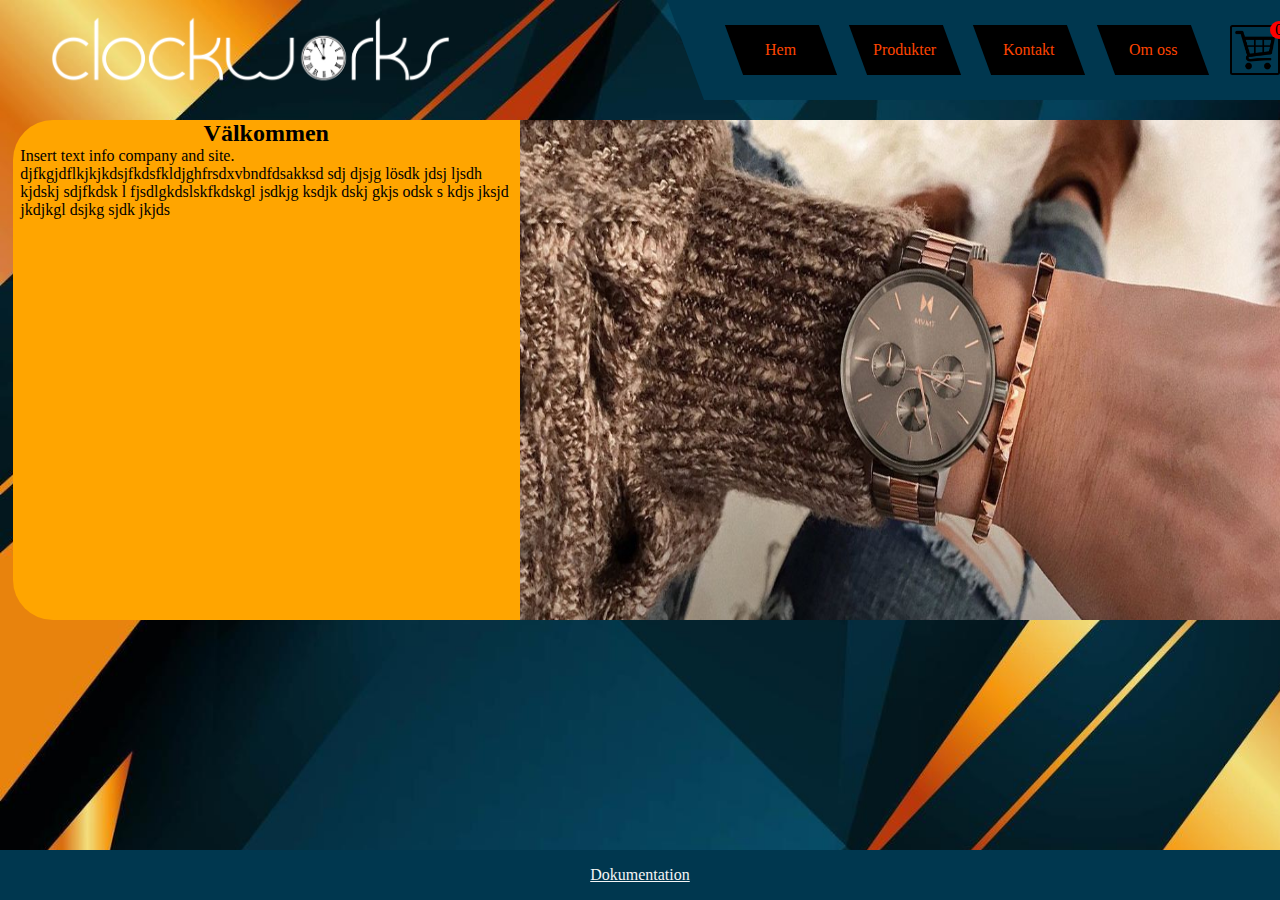
<file: index.html>
<!DOCTYPE html>
<html>
    <head>
        <link rel="stylesheet" href="./CSS/style.css">
    </head>
    <body>
        <div class="container">
            <nav>
                <img class="logo-img" src="../IMG/Clockworks-logo.png">
                <div class="navbar">
                    <a href="./index.html"><p>Hem</p></a>
                    <a href="./HTML/products.html"><p>Produkter</p></a>
                    <a href="./HTML/contacts.html"><p>Kontakt</p></a>
                    <a href="./HTML/about.html"><p>Om oss</p></a>
                    <div class="cart-icon">
                        <img class="cart-img" src="../IMG/cart-icon.png">
                        <p id="cart-amount">0</p>
                    </div>
                </div>
            </nav>
            <div class="slideshow">
                <div class="slideshow-text">
                    <h2>Välkommen</h2>
                    <p>Insert text info company and site. djfkgjdflkjkjkdsjfkdsfkldjghfrsdxvbndfdsakksd sdj djsjg lösdk jdsj ljsdh kjdskj sdjfkdsk l fjsdlgkdslskfkdskgl jsdkjg ksdjk dskj gkjs odsk s kdjs jksjd jkdjkgl dsjkg sjdk jkjds</p>
                </div>
                <div class="slideshow-image">
                    <img id="image">
                </div>
            </div>
        </div>
        <div class="footer">
            <a href="./documentation.html">Dokumentation</a>
        </div>
        <script src="../cartcounter.js"></script>
        <script src="slideshow.js"></script>
    </body>
</html>
</file>
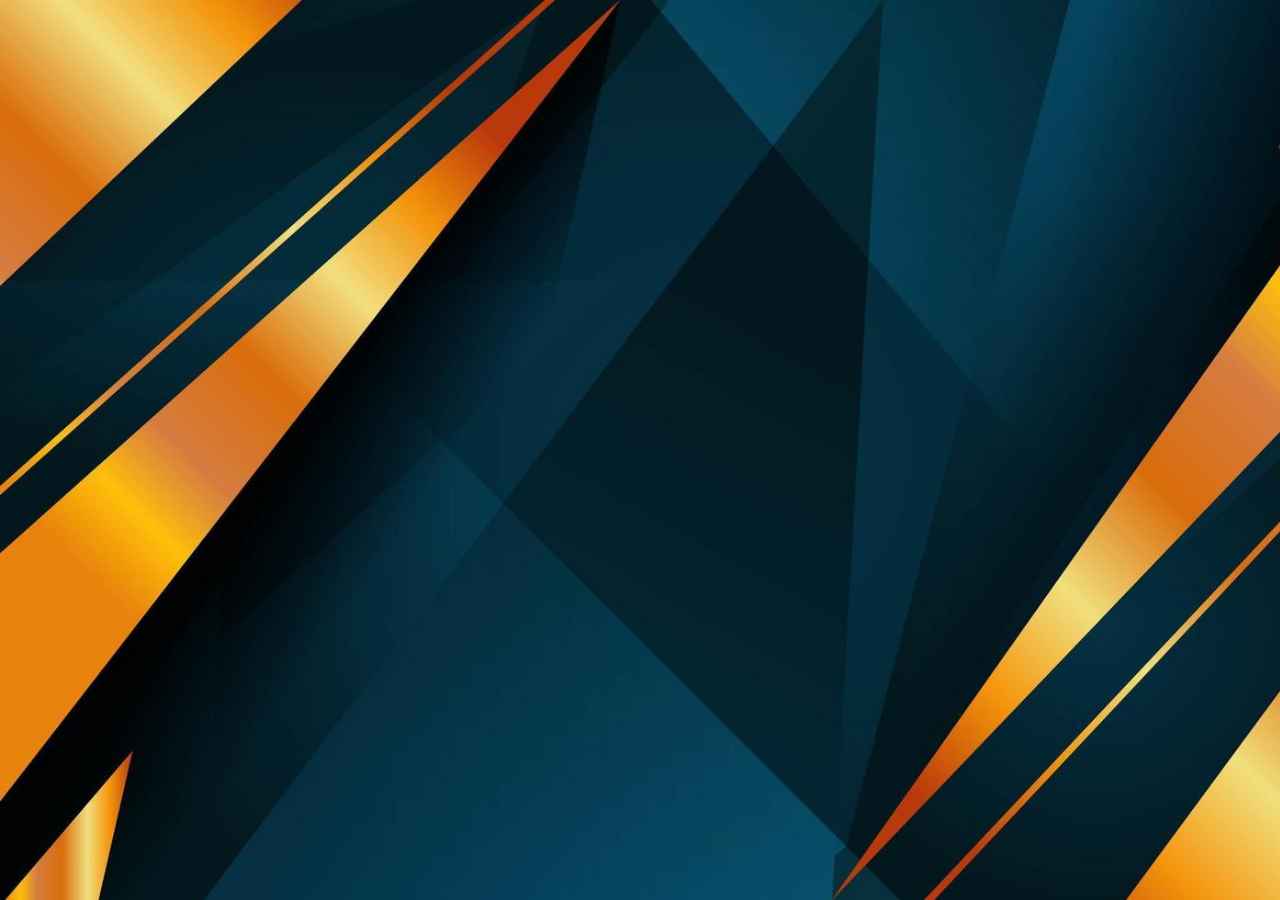
<file: documentation.html>
<!DOCTYPE html>
<html>
    <head>
        <link rel="stylesheet" href="./CSS/style.css">
    </head>
    <body>
        <div class="container">
            <nav>

            </nav>
        </div>
    </body>
</html>
</file>
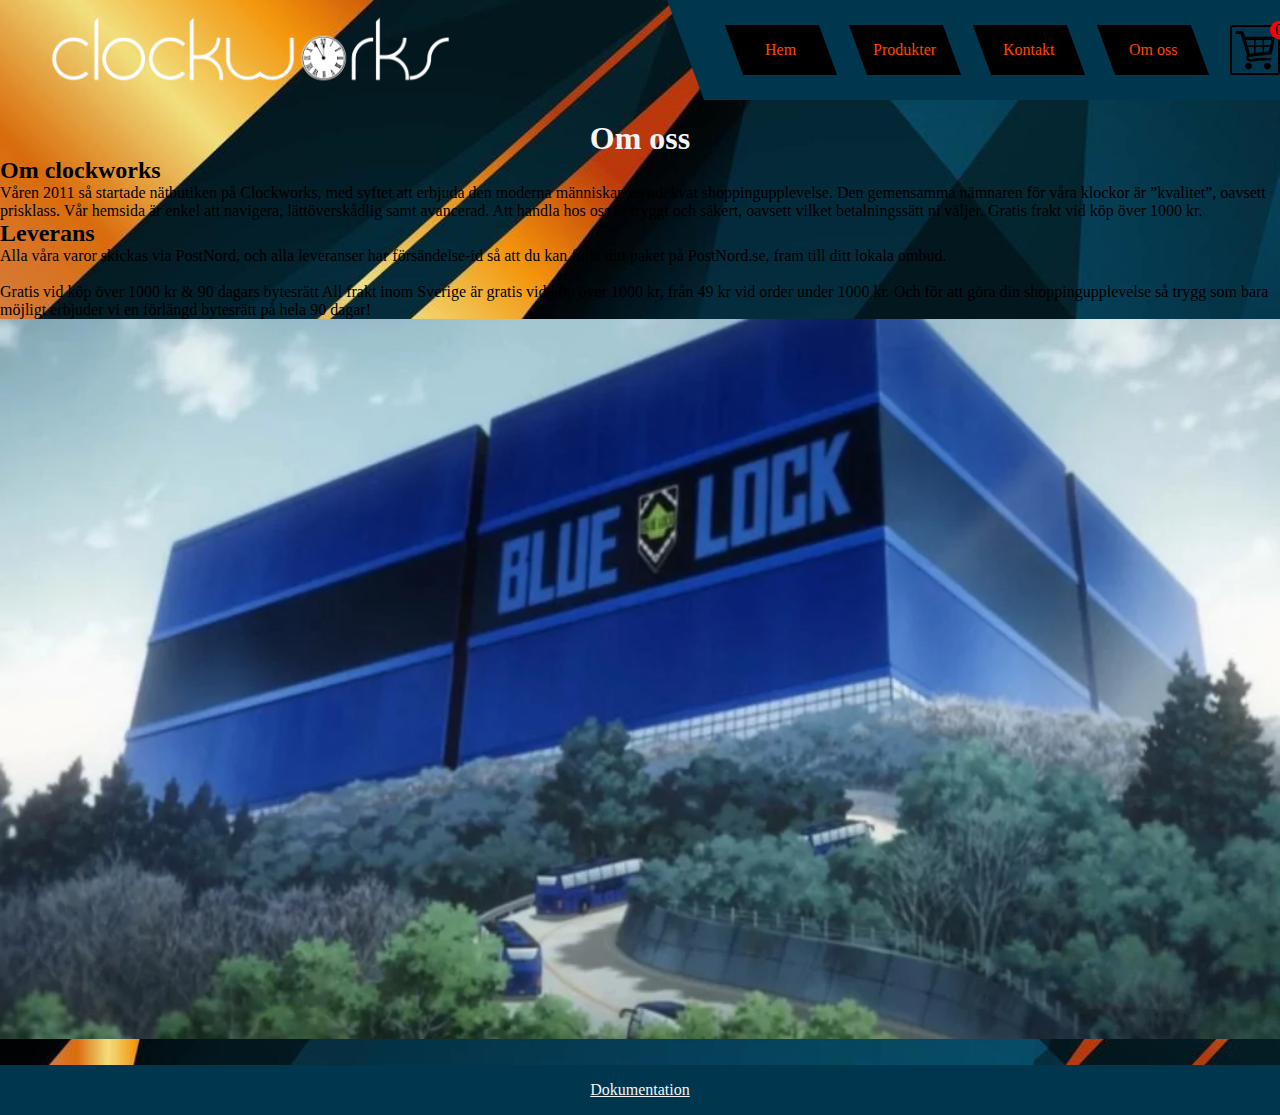
<file: HTML/about.html>
<!DOCTYPE html>
<html>

<head>
    <link rel="stylesheet" href="../CSS/style.css">
</head>

<body>
    <div class="container">
        <nav>
            <img class="logo-img" src="../IMG/Clockworks-logo.png">
            <div class="navbar">
                <a href="../index.html">
                    <p>Hem</p>
                </a>
                <a href="./products.html">
                    <p>Produkter</p>
                </a>
                <a href="./contacts.html">
                    <p>Kontakt</p>
                </a>
                <a href="./about.html">
                    <p>Om oss</p>
                </a>
                <div class="cart-icon">
                    <img class="cart-img" src="../IMG/cart-icon.png">
                    <p id="cart-amount">0</p>
                </div>
            </div>
        </nav>
        <!--page-title för att kunna centrera h1-->
        <h1 class="page-title">Om oss</h1>
        <div class="about-text">
            <h2>Om clockworks</h2>
                <p>Våren 2011 så startade nätbutiken på Clockworks, med syftet att erbjuda den moderna människan en
                    adekvat shoppingupplevelse. Den gemensamma nämnaren för våra klockor är ”kvalitet”, oavsett
                    prisklass. Vår hemsida är enkel att navigera, lättöverskådlig samt avancerad. Att handla hos oss är
                    tryggt och säkert, oavsett vilket betalningssätt ni väljer. Gratis frakt vid köp över 1000 kr.
                </p>
                <h2>Leverans</h2>
                <p>
                    Alla våra varor skickas via PostNord, och alla leveranser har försändelse-id så att du kan följa ditt paket på PostNord.se, fram till ditt lokala ombud.
                    <br>
                    <br>
                    Gratis vid köp över 1000 kr & 90 dagars bytesrätt
                    All frakt inom Sverige är gratis vid köp över 1000 kr, från 49 kr vid order under 1000 kr. Och för att göra din shoppingupplevelse så trygg som bara möjligt erbjuder vi en förlängd bytesrätt på hela 90 dagar!
                </p>
        </div>
        <img class="office-img" src="../IMG/office-building.webp">
    </div>
    <div class="footer">
        <a href="./documentation.html">Dokumentation</a>
    </div>
    <script src="../cartcounter.js"></script>
</body>

</html>
</file>
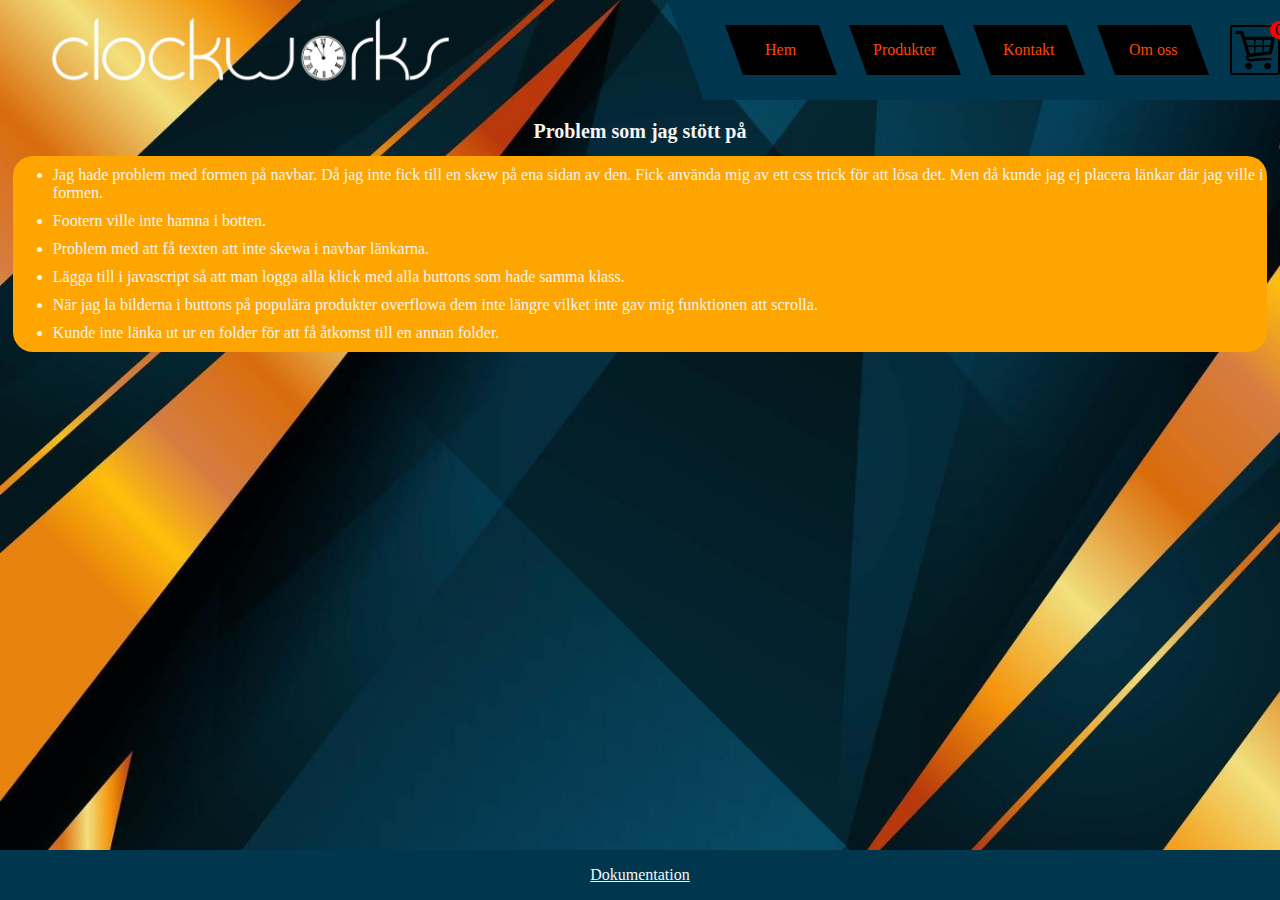
<file: HTML/documentation.html>
<!DOCTYPE html>
<html>

<head>
    <link rel="stylesheet" href="../CSS/style.css">
</head>

<body>
    <div class="container">
        <nav>
            <img class="logo-img" src="../IMG/Clockworks-logo.png">
            <div class="navbar">
                <a href="../index.html">
                    <p>Hem</p>
                </a>
                <a href="./products.html">
                    <p>Produkter</p>
                </a>
                <a href="./contacts.html">
                    <p>Kontakt</p>
                </a>
                <a href="./about.html">
                    <p>Om oss</p>
                </a>
                <div class="cart-icon">
                    <img class="cart-img" src="../IMG/cart-icon.png">
                    <p id="cart-amount">0</p>
                </div>
            </div>
        </nav>
        <h4>Problem som jag stött på</h4>
        <ul>
            <li>Jag hade problem med formen på navbar. Då jag inte fick till en skew på ena sidan av den. Fick använda mig av ett css trick för
                att lösa det. Men då kunde jag ej placera länkar där jag ville i formen.</li>
            <li>Footern ville inte hamna i botten.</li>
            <li>Problem med att få texten att inte skewa i navbar länkarna.</li>
            <li>Lägga till i javascript så att man logga alla klick med alla buttons som hade samma klass.</li>
            <li>När jag la bilderna i buttons på populära produkter overflowa dem inte längre vilket inte gav mig
                funktionen att scrolla.</li>
            <li>Kunde inte länka ut ur en folder för att få åtkomst till en annan folder.</li>
        </ul>
    </div>
    <div class="footer">
        <a href="./documentation.html">Dokumentation</a>
    </div>
    <script src="../cartcounter.js"></script>
</body>

</html>
</file>
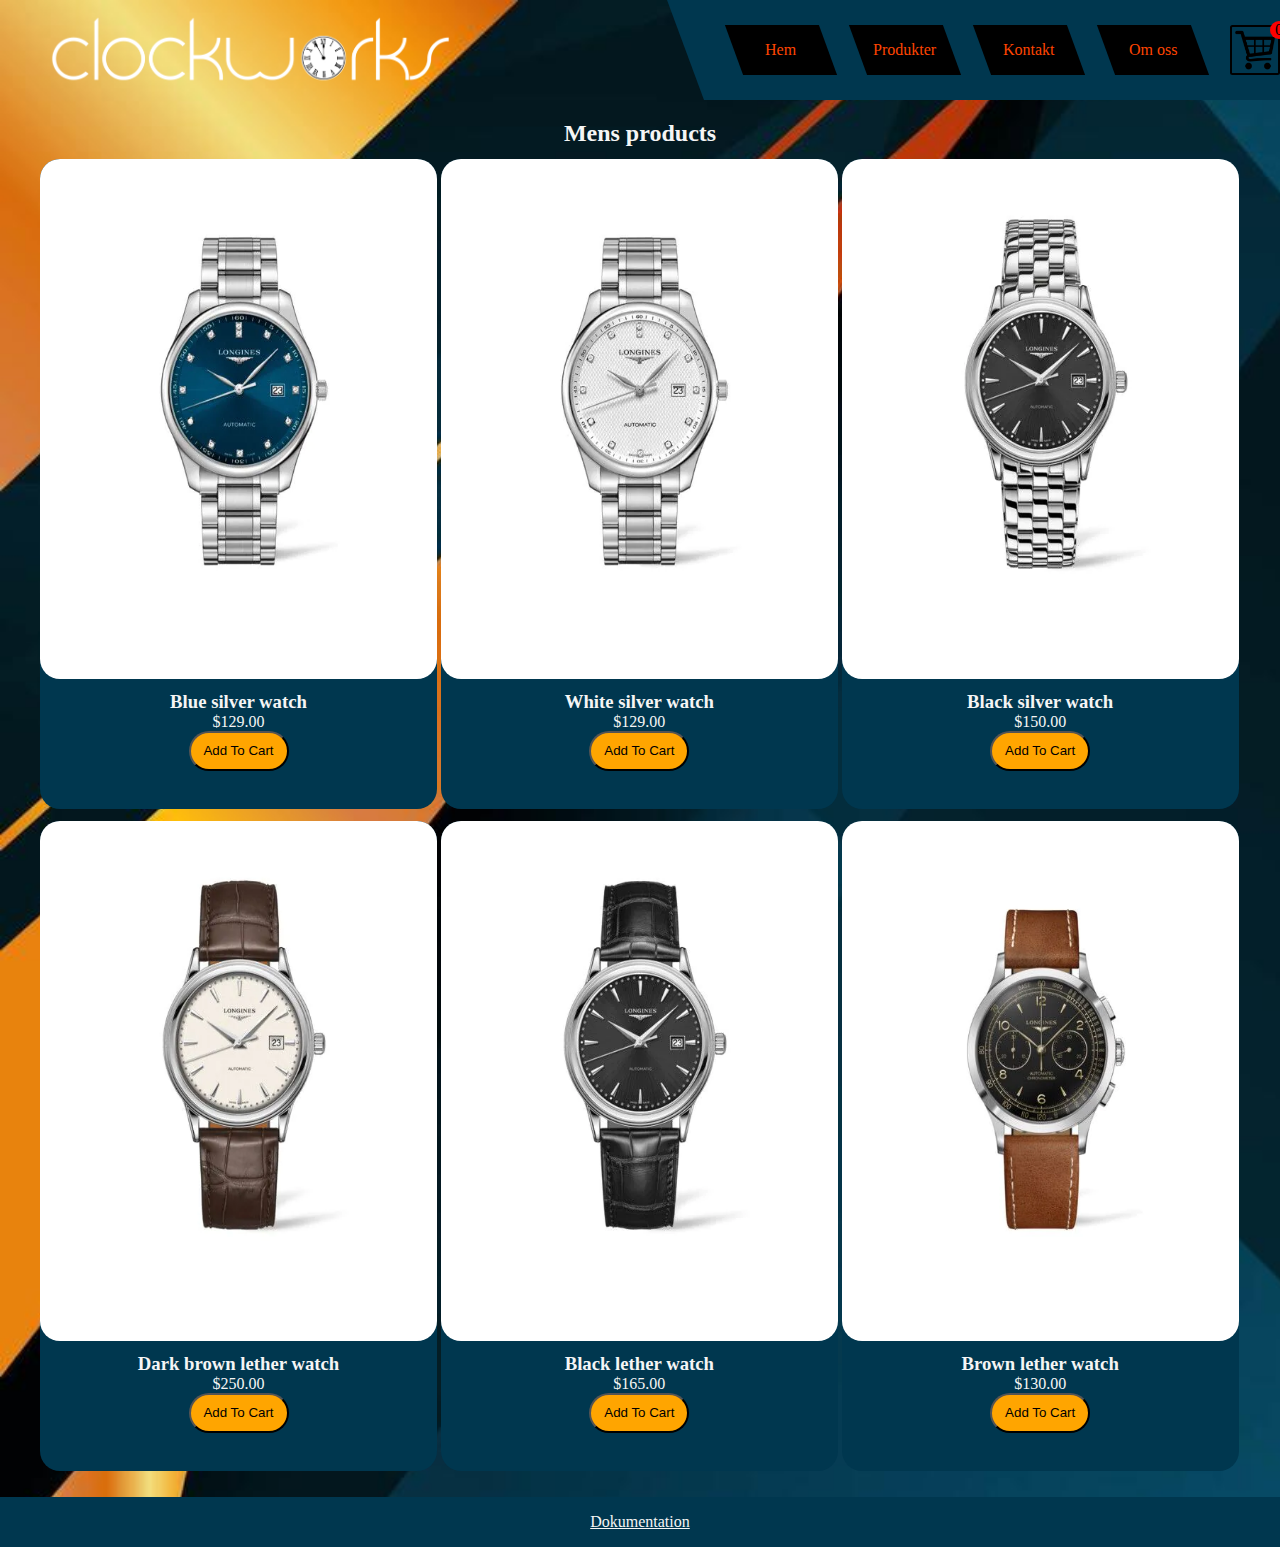
<file: HTML/men-products.html>
<!DOCTYPE html>
<html>

<head>
    <link rel="stylesheet" href="../CSS/style.css">
    <script type="txt/javascript" src="../shopping-cart.js"></script>
</head>

<body>
    <div class="container">
        <nav>
            <img class="logo-img" src="../IMG/Clockworks-logo.png">
            <div class="navbar">
                <a href="../index.html">
                    <p>Hem</p>
                </a>
                <a href="./products.html">
                    <p>Produkter</p>
                </a>
                <a href="./contacts.html">
                    <p>Kontakt</p>
                </a>
                <a href="./about.html">
                    <p>Om oss</p>
                </a>
                <div class="cart-icon">
                    <img class="cart-img" src="../IMG/cart-icon.png">
                    <p id="cart-amount">0</p>
                </div>
            </div>
        </nav>
        <h2 class="page-title">Mens products</h2>
        <div class="product-container">
            <div class="product">
                <img src="../IMG/Watch-img/men-watch-silver.webp">
                    <h3 class="productname">Blue silver watch</h3>
                    <p class="price">$129.00</p>
                    <button class="add-cart">Add To Cart</button>
            </div>
            <div class="product">
                <img src="../IMG/Watch-img/men-watch-silver2.webp">
                <h3 class="productname">White silver watch</h3>
                <p class="price">$129.00</p>
                <button class="add-cart">Add To Cart</button>
            </div>
            <div class="product">
                <img src="../IMG/Watch-img/men-watch-silver3.webp">
                <h3 class="productname">Black silver watch</h3>
                <p class="price">$150.00</p>
                <button class="add-cart">Add To Cart</button>
            </div>
            <div class="product">
                <img src="../IMG/Watch-img/men-watch-lether.webp">
                <h3 class="productname">Dark brown lether watch</h3>
                <p class="price">$250.00</p>
                <button class="add-cart">Add To Cart</button>
            </div>
            <div class="product">
                <img src="../IMG/Watch-img/men-watch-lether2.webp">
                <h3 class="productname">Black lether watch</h3>
                <p class="price">$165.00</p>
                <button class="add-cart">Add To Cart</button>
            </div>
            <div class="product">
                <img src="../IMG/Watch-img/men-watch-lether3.webp">
                <h3 class="productname">Brown lether watch</h3>
                <p class="price">$130.00</p>
                <button class="add-cart">Add To Cart</button>
            </div>
        </div>
    </div>
    <div class="footer">
        <a href="./documentation.html">Dokumentation</a>
    </div>
    <script src="../cartcounter.js"></script>
</body>

</html>
</file>
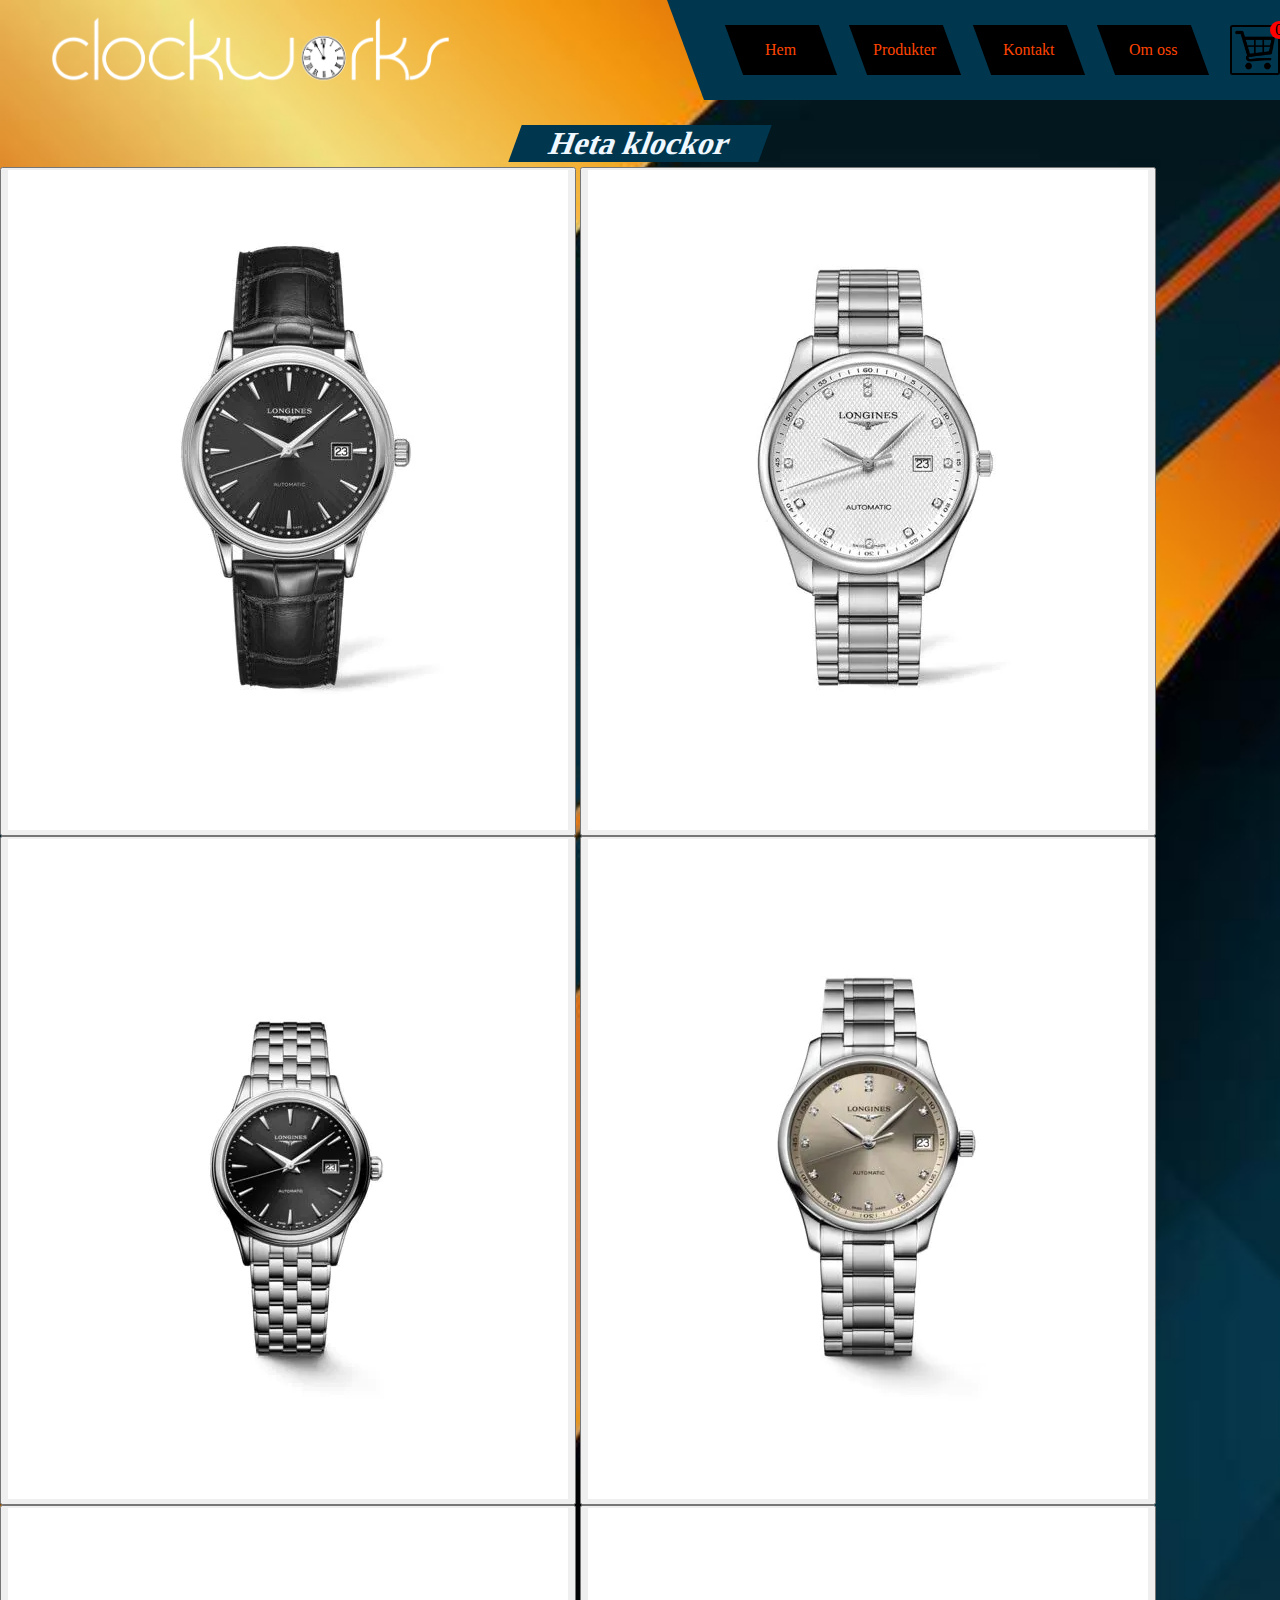
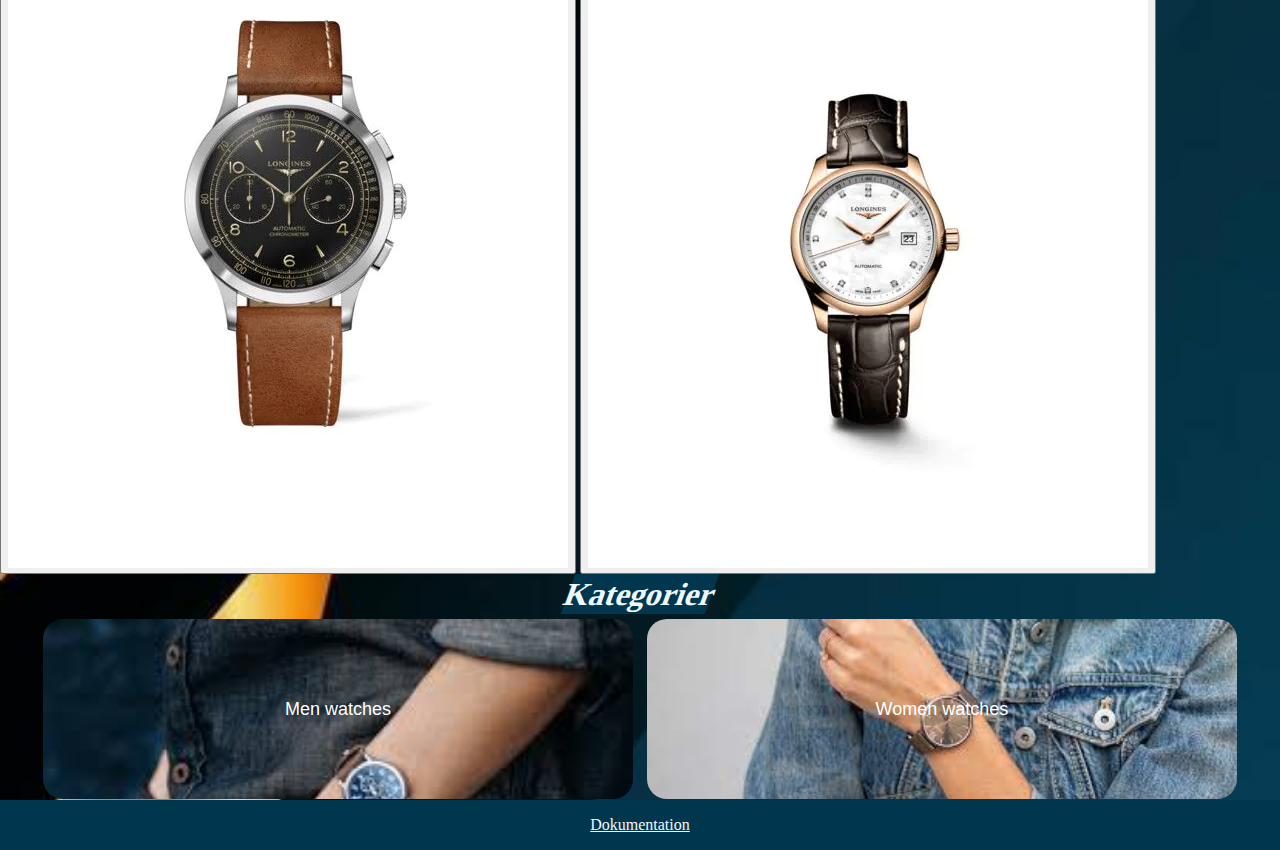
<file: HTML/products.html>
<!DOCTYPE html>
<html>
    <head>
        <link rel="stylesheet" href="../CSS/style.css">
    </head>
    <body>
        <div class="container">
            <nav>
                <img class="logo-img" src="../IMG/Clockworks-logo.png">
                <div class="navbar">
                    <a href="../index.html"><p>Hem</p></a>
                    <a href="./products.html"><p>Produkter</p></a>
                    <a href="./contacts.html"><p>Kontakt</p></a>
                    <a href="./about.html"><p>Om oss</p></a>
                    <div class="cart-icon">
                        <img class="cart-img" src="../IMG/cart-icon.png">
                        <p id="cart-amount">0</p>
                    </div>
                </div>
            </nav>
            <h1 class="popular-title">Heta klockor</h1>
            <div class="hot-products">
                <div class="hot-products-content">
                    <button class="img-add-cart"><img src="../IMG/Watch-img/men-watch-lether2.webp"></button>
                    <button class="img-add-cart"><img src="../IMG/Watch-img/men-watch-silver2.webp"></button>
                    <button class="img-add-cart"><img src="../IMG/Watch-img/women-watch-silver3.webp"></button>
                    <button class="img-add-cart"><img src="../IMG/Watch-img/women-watch-silver2.webp"></button>
                    <button class="img-add-cart"><img src="../IMG/Watch-img/men-watch-lether3.webp"></button>
                    <button class="img-add-cart"><img src="../IMG/Watch-img/women-watch-lether2.webp"></button>
                </div>
            </div>
            <div class="categories-list">
                <h1>Kategorier</h1>
                <div class="categori">
                    <a href="./men-products.html">Men watches</a>
                </div>
                <div class="categori">
                    <a href="./women-products.html">Women watches</a>
                </div>
            </div>  
        </div>
        <div class="footer">
            <a href="./documentation.html">Dokumentation</a>
        </div>
        <script src="../cartcounter.js"></script>
    </body>
</html>
</file>
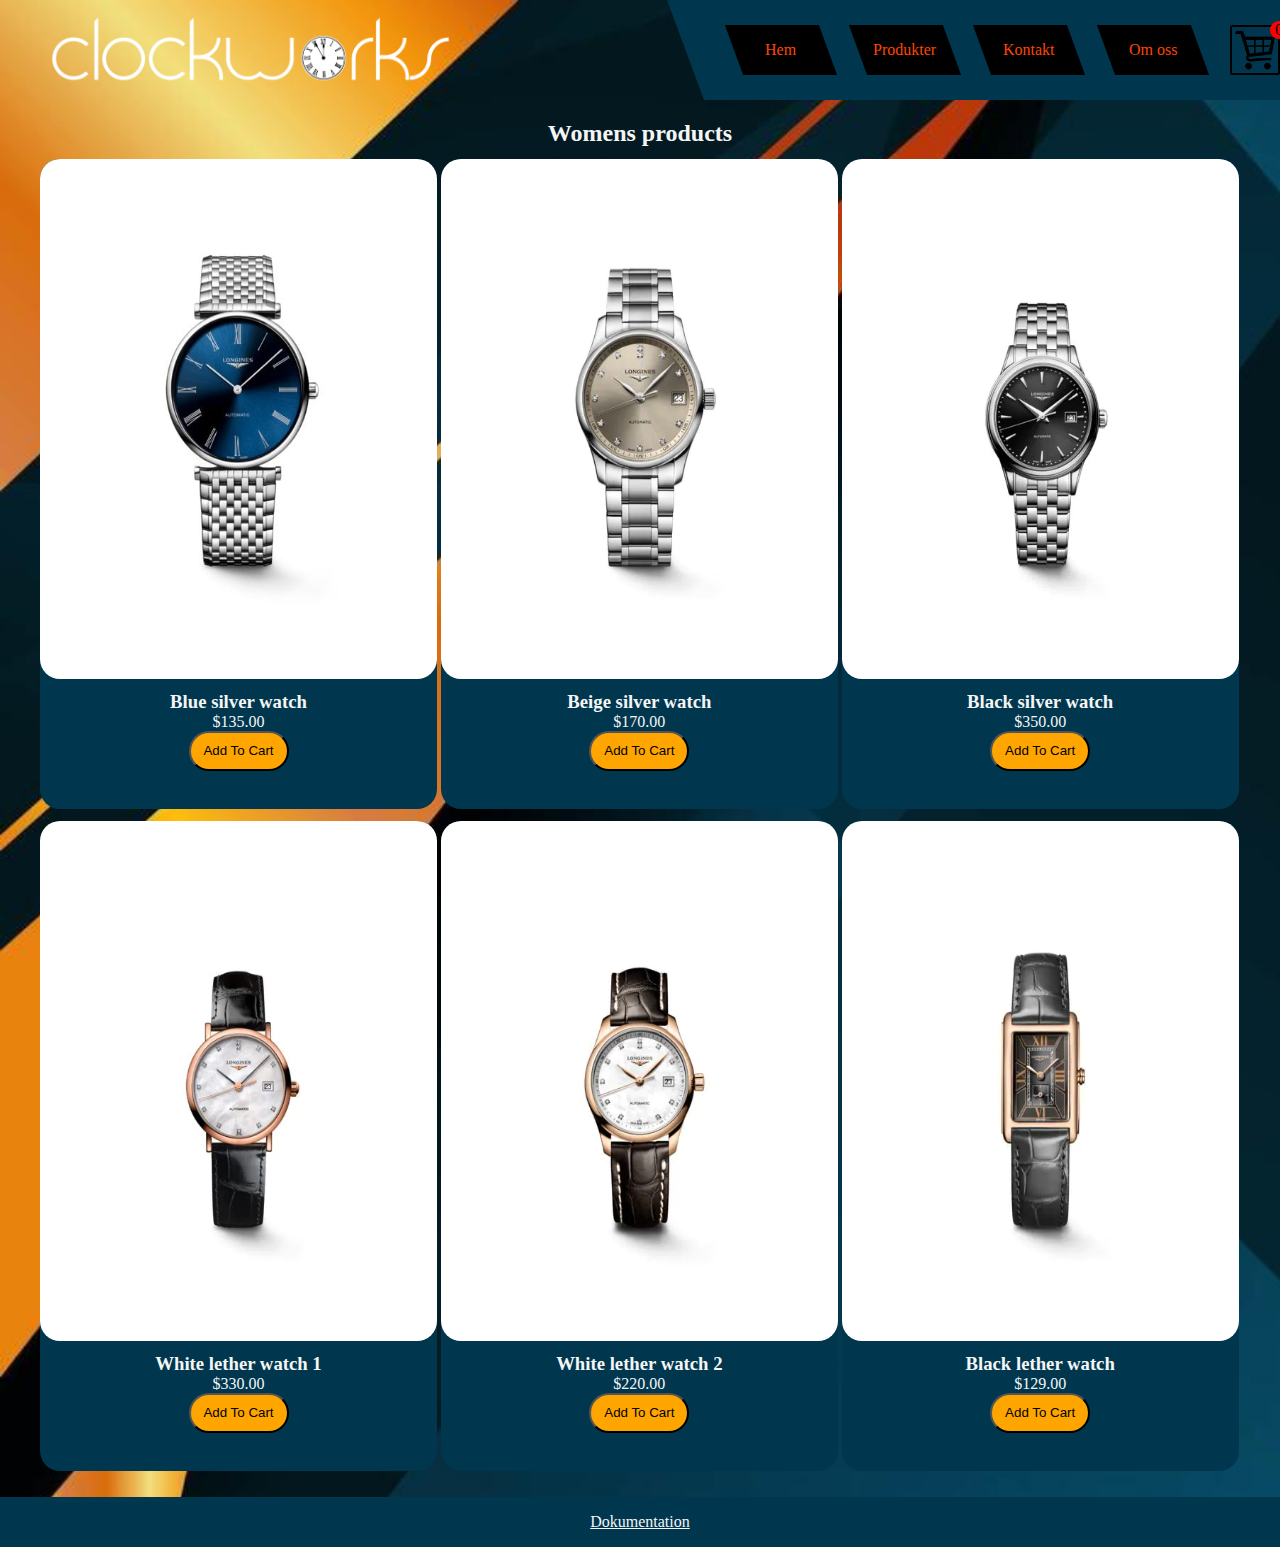
<file: HTML/women-products.html>
<!DOCTYPE html>
<html>

<head>
    <link rel="stylesheet" href="../CSS/style.css">
    <script type="txt/javascript" src="../shopping-cart.js"></script>
</head>

<body>
    <div class="container">
        <nav>
            <img class="logo-img" src="../IMG/Clockworks-logo.png">
            <div class="navbar">
                <a href="../index.html">
                    <p>Hem</p>
                </a>
                <a href="./products.html">
                    <p>Produkter</p>
                </a>
                <a href="./contacts.html">
                    <p>Kontakt</p>
                </a>
                <a href="./about.html">
                    <p>Om oss</p>
                </a>
                <div class="cart-icon">
                    <img class="cart-img" src="../IMG/cart-icon.png">
                    <p id="cart-amount">0</p>
                </div>
            </div>
        </nav>
        <h2 class="page-title">Womens products</h2>
        <div id="alerts"></div>
        <div class="product-container">
            <div class="product">
                <img src="../IMG/Watch-img/women-watch-silver.jpeg">
                <h3 class="productname">Blue silver watch</h3>
                <p class="price">$135.00</p>
                <button class="add-cart">Add To Cart</button>
            </div>
            <div class="product">
                <img src="../IMG/Watch-img/women-watch-silver2.webp">
                <h3 class="productname">Beige silver watch</h3>
                <p class="price">$170.00</p>
                <button class="add-cart">Add To Cart</button>
            </div>
            <div class="product">
                <img src="../IMG/Watch-img/women-watch-silver3.webp">
                <h3 class="productname">Black silver watch</h3>
                <p class="price">$350.00</p>
                <button class="add-cart">Add To Cart</button>
            </div>
            <div class="product">
                <img src="../IMG/Watch-img/women-watch-lether.webp">
                <h3 class="productname">White lether watch 1</h3>
                <p class="price">$330.00</p>
                <button class="add-cart">Add To Cart</button>
            </div>
            <div class="product">
                <img src="../IMG/Watch-img/women-watch-lether2.webp">
                <h3 class="productname">White lether watch 2</h3>
                <p class="price">$220.00</p>
                <button class="add-cart">Add To Cart</button>
            </div>
            <div class="product">
                <img src="../IMG/Watch-img/women-watch-lether3.webp">
                <h3 class="productname">Black lether watch</h3>
                <p class="price">$129.00</p>
                <button class="add-cart">Add To Cart</button>
            </div>
        </div>
    </div>
    <div class="footer">
        <a href="./documentation.html">Dokumentation</a>
    </div>
    <script src="../cartcounter.js"></script>
</body>

</html>
</file>
<file: CSS/style.css>
* {
  margin: 0%;
}

/*Gör så att body får en bild som bakgrund och att den täcker hela skärmen*/
body {
  display: flex;
  flex-direction: column;
  background-image: url('../IMG/vectorart-background.jpeg');
  background-size: cover;
  background-repeat: no-repeat;
  background-color: rgb(0, 55, 79);
  min-height: 100vh;
  min-width: 100vw;
  /* Tar bort scrollbar från IE and Edge */
  -ms-overflow-style: none;
  /*Tar bort scrollbar från Firefox */
  scrollbar-width: none;
}
/*Tar bort scrollbar från andra browsers*/
body::-webkit-scrollbar {
  display: none;
}

/*Använde flex:1; för att containerna skulle täcka hela sidan*/
.container {
  display: flex;
  flex: 1;
  height: 100%;
  width: 100%;
  flex-direction: column;
}

nav {
  display: flex;
  flex-direction: row;
  align-items: center;
  justify-content: space-between;
  margin-bottom: 20px;
}

/*gör så att det ligger en bakgrund högst upp till höger på skärmen där formen är en rektangel där vänstra sidan har en vinkel*/
.navbar {
  display: flex;
  justify-content: flex-start;
  flex-direction: row;
  border-top: 100px solid rgb(0, 55, 79);
  border-left: 37.5px solid transparent;
  height: 0px;
  width: 45%;
}

/*transform: skew(20deg); gör så att rutan som länken ligger i får en 20 graders lutning på x-axeln*/
.navbar a {
  display: flex;
  justify-content: center;
  align-items: center;
  color: orangered;
  width: 100px;
  height: 50px;
  background-color: black;
  text-decoration: none;
  margin-left: 30px;
  transform: skew(20deg);
  position: relative;
  /*-75px då den annars ligger 75 pixlar under mitten från navbaren*/
  top: -75px;
  overflow: hidden;
}

/*Ändrar så att texten inte är sneddad längre utan bara paralellogramet bakom*/
.navbar p {
  transform: skew(-20deg);
}

.footer {
  display: flex;
  justify-content: center;
  align-items: center;
  margin-top: 2%;
  width: 100%;
  height: 50px;
  background-color: rgb(0, 55, 79);
}

.footer a{
  color: whitesmoke;
}
/*gör så objecten inom div går att skrolla på genom x-axeln med hjälp av overflow-x: scroll;*/
.popular-products {
  display: flex;
  align-self: center;
  height: 30%;
  width: 99%;
  border-radius: 30px;
  margin: 4px;
  overflow-x: scroll;
}

.popular-title{
  display: flex;
  justify-content: center;
  align-items: center;
  align-self: center;
  width: 250px;
  height: 10%;
  margin: 5px;
  color: aliceblue;
  background-color: rgb(0, 55, 79);
  transform: skew(-20deg);
}

/*gör så objecten inom div går att skrolla på genom x-axeln med hjälp av overflow-x: scroll;*/
.popular-products-content {
  display: flex;
  align-self: center;
  background-color: transparent;
  height: 90%;
  border-radius: 30px;
}

.categories-list {
  display: flex;
  justify-content: space-between;
  flex-direction: row;
  align-self: center;
  flex-wrap: wrap;
  background-color: transparent;
  width: 94.05%;
  height: 200px;
  border-radius: 20px;
  padding-left: 2.475%;
  padding-right: 2.475%;
}

/*100% width för att texten ska hamna högst upp i diven samtidigt som resterande object wrapas nedanför*/
.categories-list h1 {
  display: flex;
  justify-content: center;
  align-items: center;
  background-color: rgb(0, 55, 79);
  color: aliceblue;
  height: 20%;
  width: 12%;
  margin-bottom: 5px;
  margin-left: 44%;
  margin-right: 44%;
  transform: skew(-20deg);
}

.categori {
  display: flex;
  justify-content: center;
  align-items: center;
  border-radius: 20px;
  height: 90%;
  width: 49%;
  margin-left: 5px;
  margin-right: 5px;
}

/*Lägger bakgrundsbild på diven*/
.categori:nth-child(2) {
  background-image: url("../IMG/categorie-img/ctg-men.jpeg");
  background-repeat: no-repeat;
  background-size: cover;
}
/*Lägger bakgrundsbild på diven*/
.categori:nth-child(3) {
  background-image: url("../IMG/categorie-img/ctg-women.jpeg");
  background-repeat: no-repeat;
  background-size: cover;
}

.categori a {
  display: flex;
  justify-content: center;
  align-items: center;
  height: 100%;
  width: 100%;
  border-radius: 20px;
  color: white;
  text-decoration: none;
  font-family: sans-serif;
  font-size: large;
}

.product-container {
  display: flex;
  align-self: center;
  flex-wrap: wrap;
  width: 94.05%;
  height: 75%;
}

.product {
  display: flex;
  flex-direction: column;
  align-items: center;
  background-color: rgb(0, 55, 79);
  height: 650px;
  width: 33%;
  margin-left: 0.15%;
  margin-right: 0.15%;
  margin-top: 1%;
  border-radius: 20px;
  color: whitesmoke;
}

.product h3 {
  margin-top: 3%;
}

.product img {
  height: 80%;
  width: 100%;
  border-radius: 20px;
}
.cart-icon {
  /*-75px så att den hamnar i mitten av navbaren annars ligger den under*/
  top: -75px;
  background-color: transparent;
  height: 50px;
  width: 50px;
  margin-left: 30px;
  position: relative;
}

.cart-icon p {
  display: flex;
  justify-content: center;
  align-items: center;
  border-radius: 50%;
  position: relative;
  height: 18px;
  width: 18px;
  background-color: red;
  right: -40px;
  top: -58px;
  transform: skew(0deg);
}

.slideshow {
  display: flex;
  flex-direction: row;
  justify-content: center;
  align-items: center;
  width: 99%;
  height: 500px;
  margin-left: 1%;
}

.slideshow-image {
  height: 500px;
  width: 60%;
  background-color: rgb(0, 55, 79);
}

.slideshow-image img {
  height: 100%;
  width: 100%;
}

.slideshow-text {
  display: flex;
  flex-direction: column;
  align-items: center;
  width: 40%;
  height: 500px;
  background-color: orange;
  border-start-start-radius: 40px;
  border-bottom-left-radius: 40px;
}

.slideshow-text p {
  margin-right: 7.5px;
  margin-left: 7.5px;
}

.cart-img {
  height: 40px;
  width: 40px;
  border: 2px;
  border-style: solid;
  border-radius: 5%;
  padding: 3px;
}

.logo-img {
  max-width: 400px;
  margin-left: 50px;
}

.popular-products-content img {
  height: 100%;
  width: 100%;
  border-radius: 30px;
}

.popular-products-content button {
  height: 90%;
  width: 358px;
  background-color: transparent;
  border: none;
  margin-right: 0.01%;
  margin-left: 0.01%;
  border-radius: 30px;
}

.page-title {
  align-self: center;
  color: whitesmoke;
}

.add-cart {
  width: 100px;
  height: 40px;
  background-color: orange;
  border-radius: 30px;
}

.investor-img {
  height: 110px;
  width: 120px;
  margin-right: 10px;
  margin: 5px;
  border-radius: 10px;
}

.investor-info {
  display: flex;
  flex-direction: row;
  width: 100%;
}

.investor-info p{
  display: flex;
  background-color: orange;
  flex-direction: row;
  align-items: center;
  margin-top: 10px;
  border-radius: 15px;
  padding-left: 10px;
  color: whitesmoke;
  width: 32%;
  margin-left: 0.5%;
  margin-right: 0.5%;
}


.support-info {
  display: flex;
  flex-direction: column;
  align-self: center;
  align-items: center;
  color: whitesmoke;
  background-color: orange;
  margin-top: 50px;
  width: 50%;
  border-radius: 20px;
}

.it-guy {
  width: 100%;
  border-bottom-left-radius: 20px;
  border-bottom-right-radius: 20px;
}

.it-guy h4 {
  margin-top: 10px;
  align-self: center;
}

ul {
  color: whitesmoke;
  background-color: orange;
  border-radius: 20px;
  margin: 1%;
}

h4 {
  color: whitesmoke;
  font-size: 20px;
  border-radius: 5px;
  align-self: center  ;
}

li {
  margin-top: 10px;
  margin-bottom: 10px;
}
</file>
